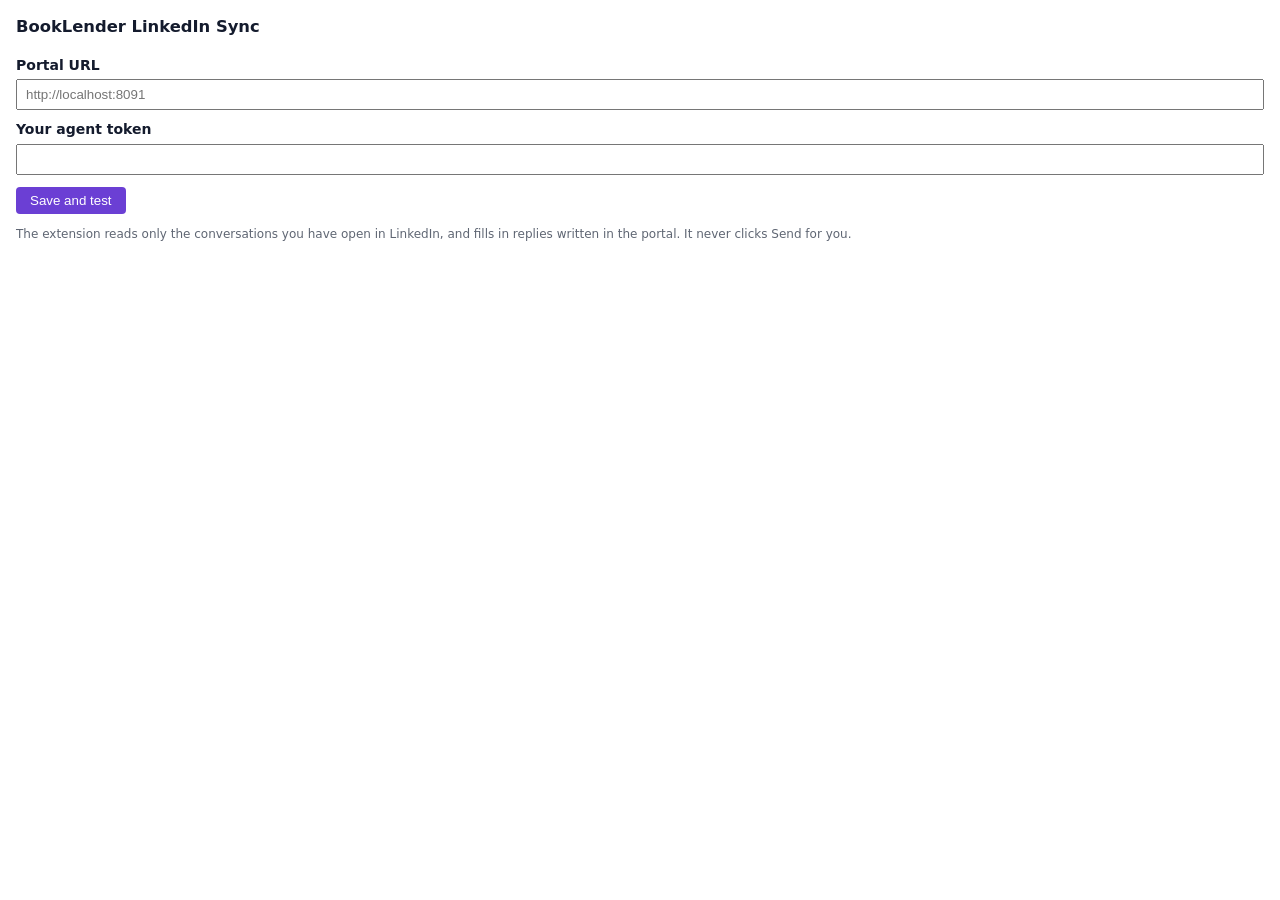
<file: linkedin-extension/extension/options.html>
<!doctype html>
<html lang="en">
<head>
<meta charset="utf-8">
<title>BookLender LinkedIn Sync</title>
<style>
  body { font: 14px/1.4 system-ui, sans-serif; margin: 16px; min-width: 320px; color: #141b2d; }
  label { display: block; margin: 10px 0 4px; font-weight: 600; }
  input { width: 100%; padding: 6px 8px; box-sizing: border-box; }
  button { margin-top: 12px; padding: 6px 14px; background: #6b3fd4; color: #fff; border: 0; border-radius: 4px; cursor: pointer; }
  #result { margin-top: 10px; }
  .ok { color: #2e7d4f; } .err { color: #9b1c1c; }
  p.note { color: #5f6673; font-size: 12px; }
</style>
</head>
<body>
  <h3>BookLender LinkedIn Sync</h3>
  <label for="portalUrl">Portal URL</label>
  <input id="portalUrl" placeholder="http://localhost:8091">
  <label for="token">Your agent token</label>
  <input id="token" type="password" autocomplete="off">
  <button id="save">Save and test</button>
  <div id="result"></div>
  <p class="note">The extension reads only the conversations you have open in LinkedIn, and fills in replies written in the portal. It never clicks Send for you.</p>
  <script src="options.js"></script>
</body>
</html>
</file>
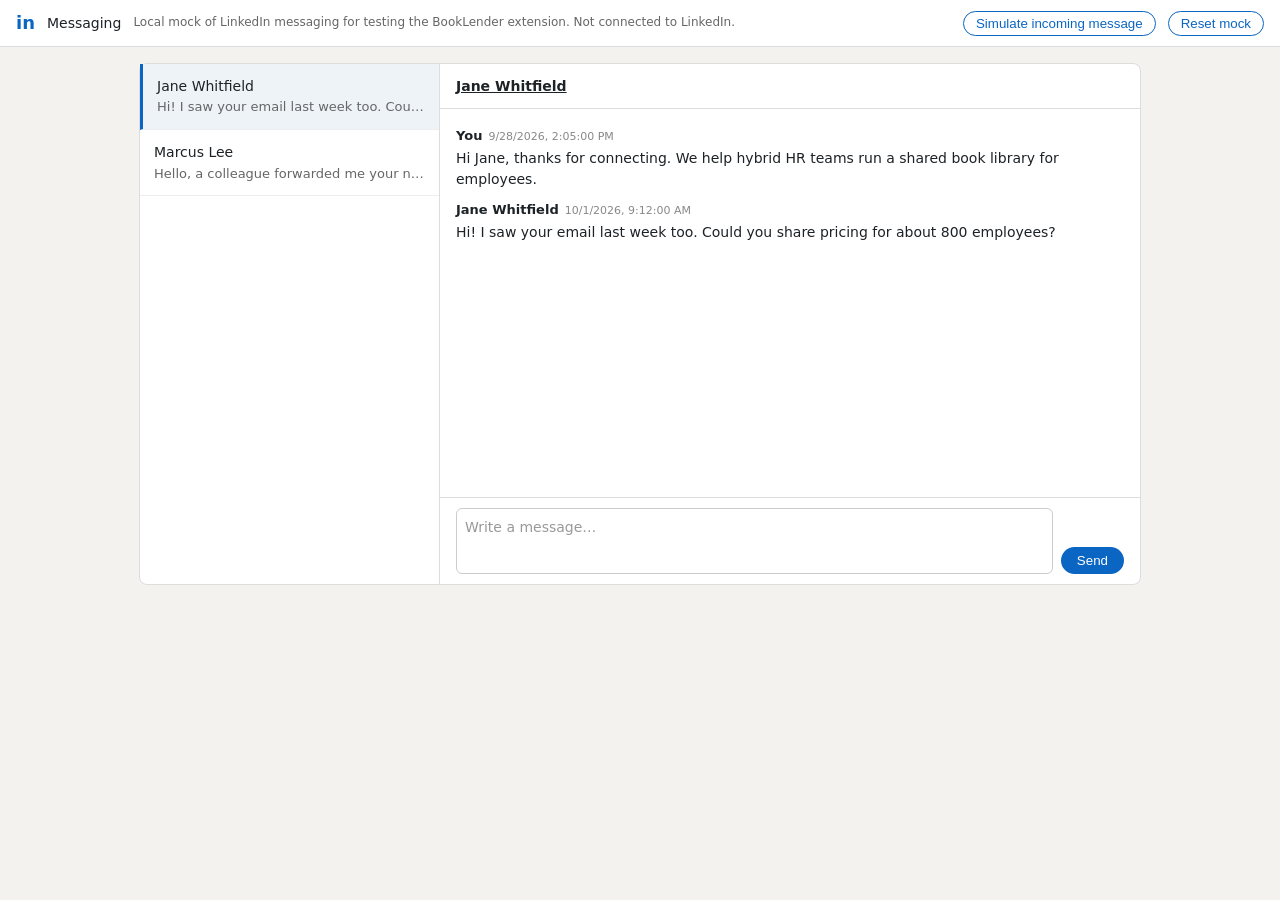
<file: linkedin-extension/mock/messaging.html>
<!doctype html>
<html lang="en">
<head>
<meta charset="utf-8">
<meta name="viewport" content="width=device-width, initial-scale=1">
<title>Mock LinkedIn Messaging</title>
<style>
  body { margin: 0; font: 14px/1.45 system-ui, sans-serif; background: #f4f2ee; color: #1d2226; }
  .top { background: #fff; border-bottom: 1px solid #ddd; padding: 10px 16px; display: flex; gap: 12px; align-items: center; }
  .top b { color: #0a66c2; font-size: 18px; }
  .note { color: #666; font-size: 12px; flex: 1; }
  .wrap { display: grid; grid-template-columns: 300px 1fr; max-width: 1000px; margin: 16px auto; background: #fff; border: 1px solid #ddd; border-radius: 8px; min-height: 520px; }
  #conversations { list-style: none; margin: 0; padding: 0; border-right: 1px solid #ddd; }
  .conv a { display: block; padding: 12px 14px; color: inherit; text-decoration: none; border-bottom: 1px solid #eee; }
  .conv.active a { background: #eef3f8; border-left: 3px solid #0a66c2; }
  .conv .preview { color: #666; font-size: 13px; margin: 2px 0 0; white-space: nowrap; overflow: hidden; text-overflow: ellipsis; }
  #conversation { display: flex; flex-direction: column; }
  #conversation header { padding: 12px 16px; border-bottom: 1px solid #ddd; }
  #conversation header a { font-weight: 600; color: #1d2226; }
  #messages { list-style: none; margin: 0; padding: 16px; flex: 1; display: flex; flex-direction: column; gap: 10px; }
  .message .sender { font-weight: 600; font-size: 13px; }
  .message .body { margin: 2px 0 0; }
  .message time { color: #888; font-size: 11px; margin-left: 6px; }
  .compose { border-top: 1px solid #ddd; padding: 10px 16px; display: flex; gap: 8px; align-items: flex-end; }
  #compose { flex: 1; min-height: 48px; border: 1px solid #ccc; border-radius: 6px; padding: 8px; }
  #compose:empty::before { content: "Write a message…"; color: #999; }
  #send { background: #0a66c2; color: #fff; border: 0; border-radius: 16px; padding: 6px 16px; cursor: pointer; }
  .sim { background: #fff; border: 1px solid #0a66c2; color: #0a66c2; border-radius: 16px; padding: 4px 12px; cursor: pointer; }
</style>
</head>
<body>
<div class="top">
  <b>in</b> <span>Messaging</span>
  <span class="note">Local mock of LinkedIn messaging for testing the BookLender extension. Not connected to LinkedIn.</span>
  <button class="sim" id="simulate">Simulate incoming message</button>
  <button class="sim" id="resetMock">Reset mock</button>
</div>
<div class="wrap">
  <ul id="conversations"></ul>
  <section id="conversation">
    <header><a class="participant" href="#"></a></header>
    <ol id="messages"></ol>
    <div class="compose">
      <div id="compose" contenteditable="true"></div>
      <button id="send">Send</button>
    </div>
  </section>
</div>
<script>
const SEED = {
  'thread-2a9f': {
    name: 'Jane Whitfield', slug: 'jwhitfield-people',
    messages: [
      { id: 'urn-1001', fromMe: true, text: 'Hi Jane, thanks for connecting. We help hybrid HR teams run a shared book library for employees.', at: '2026-09-28T14:05:00Z' },
      { id: 'urn-1002', fromMe: false, text: 'Hi! I saw your email last week too. Could you share pricing for about 800 employees?', at: '2026-10-01T09:12:00Z' },
    ],
  },
  'thread-7c31': {
    name: 'Marcus Lee', slug: 'marcus-lee-hr',
    messages: [
      { id: 'urn-2001', fromMe: false, text: 'Hello, a colleague forwarded me your note about books as an employee perk. Is this available in Canada?', at: '2026-10-01T16:40:00Z' },
    ],
  },
};
const KEY = 'mock-linkedin-v1';
let db;
try { db = JSON.parse(localStorage.getItem(KEY)) || SEED; } catch (e) { db = SEED; }
const save = () => { try { localStorage.setItem(KEY, JSON.stringify(db)); } catch (e) {} };
const params = new URLSearchParams(location.search);
let current = params.get('thread') || Object.keys(db)[0];

function profileUrl(t) { return 'https://www.linkedin.com/in/' + t.slug; }

function render() {
  const list = document.getElementById('conversations');
  list.innerHTML = '';
  for (const [id, t] of Object.entries(db)) {
    const li = document.createElement('li');
    li.className = 'conv' + (id === current ? ' active' : '');
    li.dataset.threadId = id; li.dataset.name = t.name; li.dataset.profileUrl = profileUrl(t);
    const last = t.messages[t.messages.length - 1];
    li.innerHTML = `<a href="?thread=${id}"><div></div><p class="preview"></p></a>`;
    li.querySelector('div').textContent = t.name;
    li.querySelector('.preview').textContent = last ? (last.fromMe ? 'You: ' : '') + last.text : '';
    list.appendChild(li);
  }
  const t = db[current];
  const conv = document.getElementById('conversation');
  conv.dataset.threadId = current;
  const who = conv.querySelector('a.participant');
  who.textContent = t.name; who.href = '/mock-linkedin/in/' + t.slug; who.dataset.profileUrl = profileUrl(t);
  const ol = document.getElementById('messages');
  ol.innerHTML = '';
  for (const m of t.messages) {
    const li = document.createElement('li');
    li.className = 'message';
    li.dataset.messageId = m.id; li.dataset.fromMe = String(m.fromMe); li.dataset.sentAt = m.at;
    li.innerHTML = '<span class="sender"></span><time></time><p class="body"></p>';
    li.querySelector('.sender').textContent = m.fromMe ? 'You' : t.name;
    li.querySelector('time').textContent = new Date(m.at).toLocaleString();
    li.querySelector('.body').textContent = m.text;
    ol.appendChild(li);
  }
}

document.getElementById('send').onclick = () => {
  const box = document.getElementById('compose');
  const text = box.textContent.trim();
  if (!text) return;
  db[current].messages.push({ id: 'urn-' + Date.now(), fromMe: true, text, at: new Date().toISOString() });
  box.textContent = '';
  save(); render();
};
document.getElementById('simulate').onclick = () => {
  db[current].messages.push({ id: 'urn-' + Date.now(), fromMe: false,
    text: 'Thanks, that helps. Can we set up a call next week?', at: new Date().toISOString() });
  save(); render();
};
document.getElementById('resetMock').onclick = () => { try { localStorage.removeItem(KEY); } catch (e) {} location.reload(); };
render();
</script>
</body>
</html>
</file>
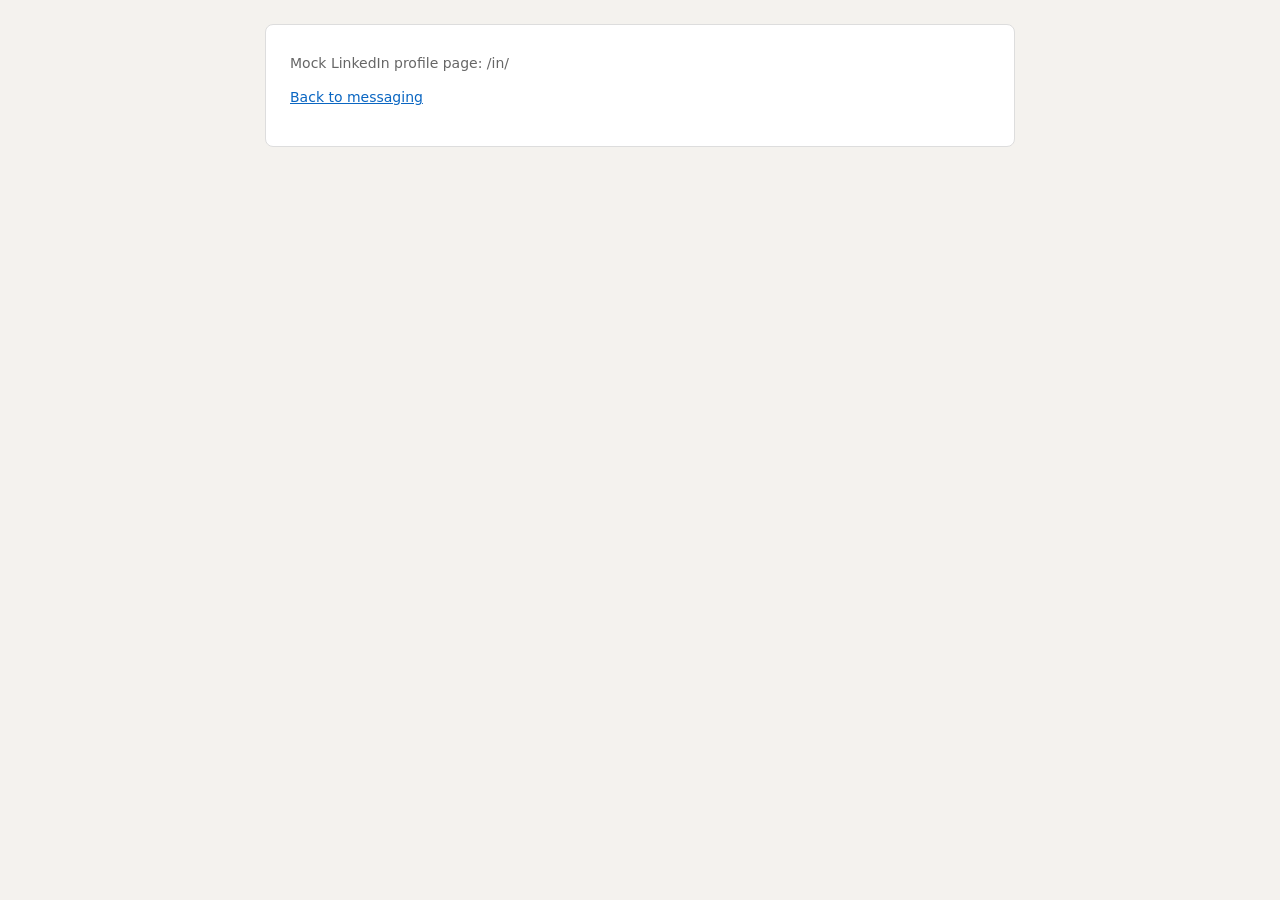
<file: linkedin-extension/mock/profile.html>
<!doctype html>
<html lang="en">
<head>
<meta charset="utf-8">
<meta name="viewport" content="width=device-width, initial-scale=1">
<title>Mock LinkedIn Profile</title>
<style>
  body { margin: 0; font: 14px/1.45 system-ui, sans-serif; background: #f4f2ee; color: #1d2226; }
  .card { max-width: 700px; margin: 24px auto; background: #fff; border: 1px solid #ddd; border-radius: 8px; padding: 24px; }
  h1 { margin: 0 0 4px; font-size: 22px; }
  .muted { color: #666; }
  a { color: #0a66c2; }
</style>
</head>
<body>
<div class="card">
  <h1 id="name"></h1>
  <div class="muted">Mock LinkedIn profile page: /in/<span id="slug"></span></div>
  <p><a href="/mock-linkedin/messaging">Back to messaging</a></p>
</div>
<script>
const slug = location.pathname.split('/in/')[1].replace(/\/$/, '');
document.getElementById('slug').textContent = slug;
const NAMES = { 'jwhitfield-people': 'Jane Whitfield', 'marcus-lee-hr': 'Marcus Lee' };
document.getElementById('name').textContent = NAMES[slug] || slug;
</script>
</body>
</html>
</file>
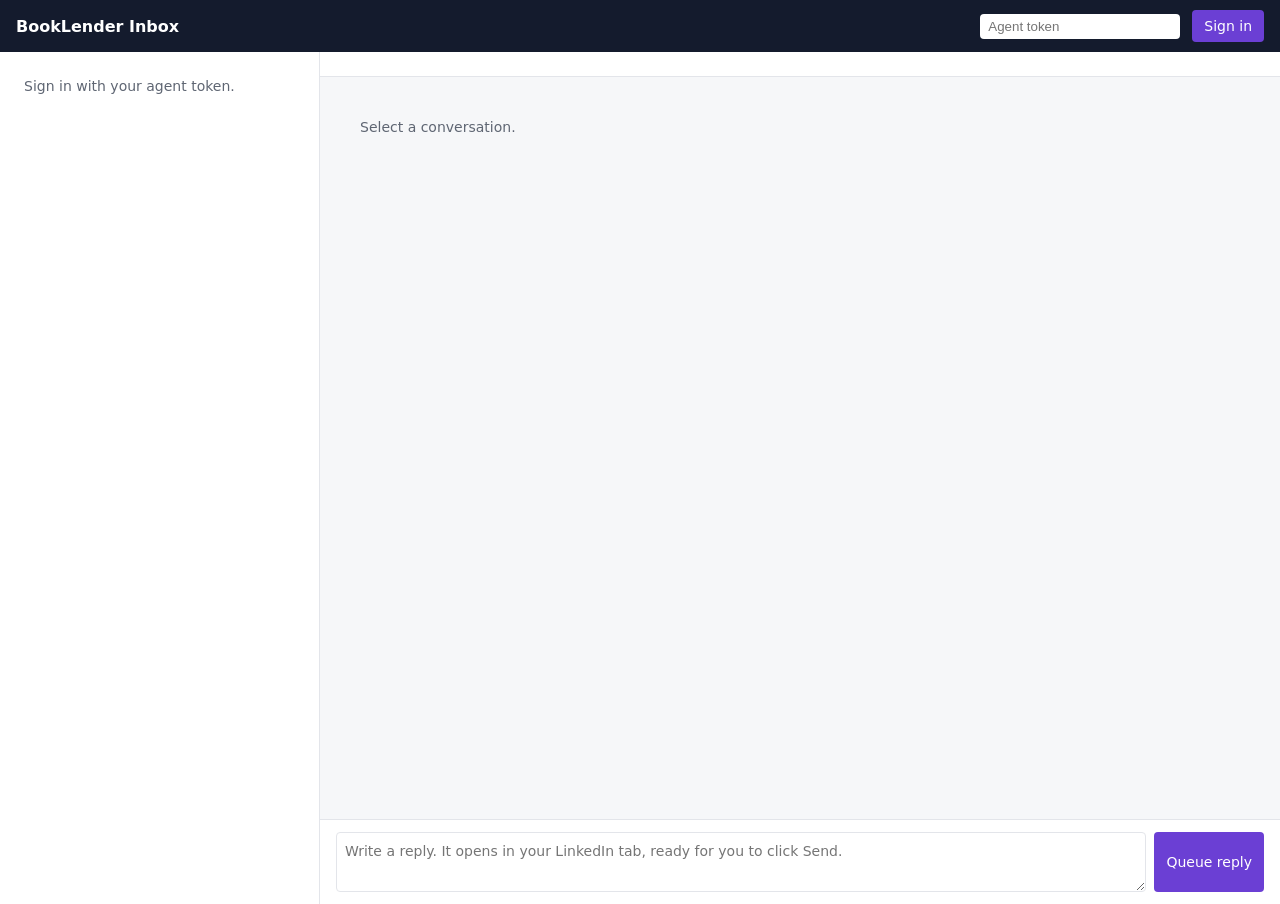
<file: middleware/booklender/static/portal.html>
<!doctype html>
<html lang="en">
<head>
<meta charset="utf-8">
<meta name="viewport" content="width=device-width, initial-scale=1">
<title>BookLender Inbox</title>
<style>
  :root { --ink:#141b2d; --muted:#5f6673; --line:#e3e5ea; --bg:#f6f7f9; --accent:#6b3fd4;
          --in:#ffffff; --out:#efe9fb; --warn:#8f6200; --warnbg:#fbf1d9; --ok:#2e7d4f; --okbg:#e4f2e9; }
  * { box-sizing: border-box; }
  body { margin:0; font:14px/1.45 system-ui, -apple-system, Segoe UI, sans-serif; color:var(--ink); background:var(--bg); }
  header { display:flex; align-items:center; gap:12px; padding:10px 16px; background:var(--ink); color:#fff; }
  header h1 { font-size:16px; margin:0; flex:1; }
  header input { padding:5px 8px; border-radius:4px; border:0; width:200px; }
  header button, .btn { padding:6px 12px; border-radius:4px; border:0; background:var(--accent); color:#fff; cursor:pointer; font:inherit; }
  .btn.secondary { background:#fff; color:var(--ink); border:1px solid var(--line); }
  main { display:grid; grid-template-columns: 320px 1fr; height: calc(100vh - 48px); }
  #threads { border-right:1px solid var(--line); overflow:auto; background:#fff; }
  .thread { padding:10px 14px; border-bottom:1px solid var(--line); cursor:pointer; }
  .thread:hover, .thread.active { background:#f4f0fb; }
  .thread .name { font-weight:600; display:flex; flex-wrap:wrap; gap:6px; align-items:center; }
  .thread .preview { color:var(--muted); white-space:nowrap; overflow:hidden; text-overflow:ellipsis; }
  .badge { font-size:11px; padding:1px 6px; border-radius:8px; background:#eceef2; color:var(--muted); font-weight:600; }
  .badge.awaiting { background:var(--warnbg); color:var(--warn); }
  .badge.li { background:#e3eefa; color:#0a66c2; }
  #detail { display:flex; flex-direction:column; overflow:hidden; }
  .contact { padding:12px 16px; background:#fff; border-bottom:1px solid var(--line); display:flex; flex-wrap:wrap; gap:12px; align-items:center; }
  .contact h2 { margin:0; font-size:17px; flex:1 1 220px; }
  .contact .meta { color:var(--muted); font-size:13px; }
  .contact select, .contact input { padding:4px 6px; border:1px solid var(--line); border-radius:4px; font:inherit; }
  #timeline { flex:1; overflow:auto; padding:16px; display:flex; flex-direction:column; gap:8px; }
  .msg { max-width:70%; padding:8px 12px; border-radius:8px; border:1px solid var(--line); background:var(--in); }
  .msg.OUT { align-self:flex-end; background:var(--out); }
  .msg .who { font-size:12px; color:var(--muted); margin-bottom:2px; }
  .msg.pending { border-style:dashed; opacity:.85; }
  .flag { color:var(--warn); font-weight:600; }
  .composer { display:flex; gap:8px; padding:12px 16px; background:#fff; border-top:1px solid var(--line); }
  .composer textarea { flex:1; min-height:60px; padding:8px; border:1px solid var(--line); border-radius:4px; font:inherit; }
  #notice { padding:8px 16px; display:none; }
  #notice.err { display:block; background:#fde8e8; color:#9b1c1c; }
  #notice.ok { display:block; background:var(--okbg); color:var(--ok); }
  .empty { color:var(--muted); padding:24px; }
  @media (max-width: 720px) { main { grid-template-columns:1fr; } #threads { max-height:40vh; } }
</style>
</head>
<body>
<header>
  <h1>BookLender Inbox</h1>
  <span id="who"></span>
  <input id="token" placeholder="Agent token" autocomplete="off">
  <button id="signin">Sign in</button>
</header>
<main>
  <section id="threads"><div class="empty">Sign in with your agent token.</div></section>
  <section id="detail">
    <div id="notice"></div>
    <div id="contact" class="contact" hidden></div>
    <div id="timeline"><div class="empty">Select a conversation.</div></div>
    <div class="composer" id="composer" hidden>
      <textarea id="replyText" placeholder="Write a reply. It opens in your LinkedIn tab, ready for you to click Send."></textarea>
      <button class="btn" id="sendReply">Queue reply</button>
    </div>
  </section>
</main>
<script>
const $ = (id) => document.getElementById(id);
let token = '';
try { token = localStorage.getItem('bl_token') || ''; } catch (e) {}
const CHANNEL = { linkedin: 'LinkedIn', email: 'Email', sms: 'SMS', phone: 'Phone' };
let agent = '', statuses = [], current = null, shownContact = '';

async function api(path, opts = {}) {
  const res = await fetch(path, { ...opts, headers: { 'Authorization': 'Bearer ' + token, 'Content-Type': 'application/json' } });
  const data = await res.json().catch(() => ({}));
  if (!res.ok) throw new Error(data.detail || res.statusText);
  return data;
}
function esc(s) { return String(s ?? '').replace(/[&<>"]/g, c => ({'&':'&amp;','<':'&lt;','>':'&gt;','"':'&quot;'}[c])); }
function notice(text, kind) { const n = $('notice'); n.textContent = text; n.className = kind || ''; if (kind) setTimeout(() => { n.className=''; }, 4000); }

async function loadThreads() {
  if (!token) return;
  try {
    const data = await api('/linkedin/portal/threads');
    agent = data.agent; statuses = data.statuses;
    $('who').textContent = 'Signed in as ' + agent;
    const list = $('threads');
    if (!data.threads.length) { list.innerHTML = '<div class="empty">No conversations yet. Open LinkedIn with the extension installed.</div>'; return; }
    // One row per person: group their threads, reply on the latest LinkedIn thread
    const people = new Map();
    for (const t of data.threads) {
      const p = people.get(t.contact_id) || { contact: t.contact, threads: [] };
      p.threads.push(t); people.set(t.contact_id, p);
    }
    list.innerHTML = [...people.values()].map(p => {
      const t = p.threads.find(x => x.channel === 'linkedin') || p.threads[0];
      const last = p.threads[0].last_message;
      const awaiting = p.threads.some(x => x.awaiting_reply);
      const pending = p.threads.some(x => x.pending_replies);
      const active = p.threads.some(x => x.thread_id === current);
      const channels = [...new Set(p.threads.map(x => x.channel))];
      return `
      <div class="thread ${active ? 'active' : ''}" data-id="${t.thread_id}">
        <div class="name">${esc(p.contact.name)} ${channels.map(c => `<span class="badge ${c === 'linkedin' ? 'li' : ''}">${esc(CHANNEL[c] || c)}</span>`).join('')}
          ${awaiting ? '<span class="badge awaiting">Awaiting reply</span>' : ''}
          ${pending ? '<span class="badge">Reply waiting in browser</span>' : ''}</div>
        <div class="preview">${esc(last ? (last.direction === 'OUT' ? 'You: ' : '') + last.body : '')}</div>
        <div class="meta"><span class="badge">${esc(p.contact.status)}</span> Owner: ${esc(p.contact.owner || 'unassigned')}</div>
      </div>`;
    }).join('');
    list.querySelectorAll('.thread').forEach(el => el.onclick = () => { current = el.dataset.id; loadThreads(); loadDetail(); });
  } catch (e) { notice(e.message, 'err'); }
}

async function loadDetail() {
  if (!current) return;
  const t = await api('/linkedin/portal/threads/' + current);
  const c = t.contact;
  const mine = !c.owner || c.owner === agent;
  $('contact').hidden = false;
  const key = JSON.stringify(c);
  if (key !== shownContact) {  // don't re-render controls the agent may be using
  shownContact = key;
  $('contact').innerHTML = `
    <h2>${esc(c.name)}</h2>
    <span class="meta">Owner: <b>${esc(c.owner || 'unassigned')}</b>${mine ? '' : ' <span class="flag">(not you)</span>'}</span>
    <label class="meta">Status <select id="status" ${mine ? '' : 'disabled'}>${statuses.map(s => `<option ${s === c.status ? 'selected' : ''}>${s}</option>`).join('')}</select></label>
    <label class="meta">Category <input id="category" value="${esc(c.category || '')}" placeholder="e.g. HR" ${mine ? '' : 'disabled'}></label>
    ${c.profile_url ? `<a class="meta" href="${esc(c.profile_url)}" target="_blank" rel="noopener">LinkedIn profile</a>` : ''}`;
  $('status').onchange = () => saveContact(c.contact_id);
  $('category').onchange = () => saveContact(c.contact_id);
  }
  $('timeline').innerHTML = t.timeline.map(m => `
      <div class="msg ${m.direction}">
        <div class="who">${m.direction === 'IN' ? esc(c.name) : esc(m.agent || 'agent')} · <span class="badge ${m.channel === 'linkedin' ? 'li' : ''}">${esc(CHANNEL[m.channel] || m.channel)}</span>${m.via === 'portal' ? ' · sent from portal' : ''}
          ${m.collision ? ' · <span class="flag">sent by a non-owner</span>' : ''}</div>
        ${esc(m.body)}</div>`).join('')
    + t.outbox.map(o => `
      <div class="msg OUT pending"><div class="who">${esc(o.agent)} · ${o.status === 'FILLED' ? 'filled in LinkedIn — waiting for Send' : 'queued for the LinkedIn tab'}</div>${esc(o.body)}</div>`).join('');
  $('timeline').scrollTop = $('timeline').scrollHeight;
  $('composer').hidden = !mine || t.channel !== 'linkedin';
}

async function saveContact(id) {
  try { await api('/linkedin/portal/contacts/' + id, { method: 'POST', body: JSON.stringify({ status: $('status').value, category: $('category').value || null }) });
        notice('Contact updated', 'ok'); loadThreads(); }
  catch (e) { notice(e.message, 'err'); }
}

$('sendReply').onclick = async () => {
  const text = $('replyText').value.trim();
  if (!text || !current) return;
  try { await api(`/linkedin/portal/threads/${current}/reply`, { method: 'POST', body: JSON.stringify({ text }) });
        $('replyText').value = ''; notice('Reply queued. It will open in your LinkedIn tab for you to send.', 'ok');
        loadDetail(); loadThreads(); }
  catch (e) { notice(e.message, 'err'); }
};
$('signin').onclick = () => { token = $('token').value.trim(); try { localStorage.setItem('bl_token', token); } catch (e) {} loadThreads(); };
$('token').value = token;
loadThreads();
setInterval(() => { loadThreads(); if (current) loadDetail().catch(() => {}); }, 3000);
</script>
</body>
</html>
</file>
